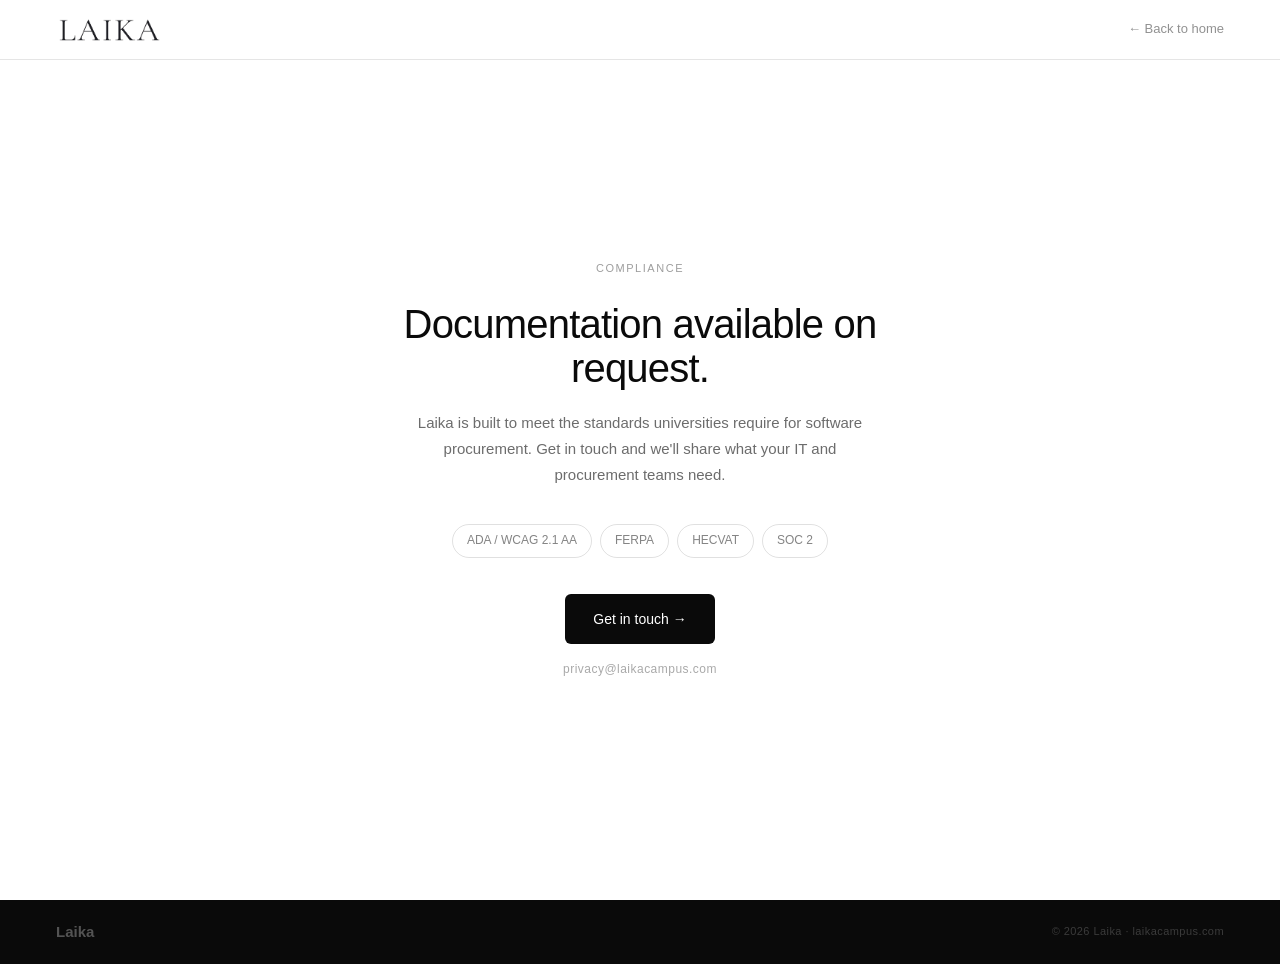
<file: compliance.html>
<!DOCTYPE html>
<html lang="en">
<head>
<meta charset="UTF-8">
<meta name="viewport" content="width=device-width, initial-scale=1.0">
<title>Laika · Compliance</title>
<link rel="preconnect" href="https://api.fontshare.com" crossorigin>
<link href="https://api.fontshare.com/v2/css?f[]=satoshi@300,400,500,700,900&display=swap" rel="stylesheet">
<link rel="stylesheet" href="motion.css">
<script>document.documentElement.classList.add('js-motion');</script>
<style>
*,*::before,*::after{margin:0;padding:0;box-sizing:border-box}
html{scroll-behavior:smooth}

:root{
  --text:#0a0a0a;
  --bg:#ffffff;
  --bg2:#f9f9fb;
  --border:rgba(0,0,0,0.1);
}

body{
  background:var(--bg);
  color:var(--text);
  font-family:'Satoshi',-apple-system,sans-serif;
  font-size:16px;
  line-height:1.6;
  -webkit-font-smoothing:antialiased;
}

/* NAV */
nav{
  position:fixed;top:0;left:0;right:0;z-index:100;
  padding:0 56px;height:60px;
  display:flex;align-items:center;justify-content:space-between;
  background:rgba(255,255,255,0.88);
  backdrop-filter:blur(16px);
  border-bottom:1px solid var(--border);
}

.nav-logo{
  text-decoration:none;
  display:flex;align-items:center;
}
.nav-logo-img{
  height:28px;width:auto;display:block;
}

.nav-back{
  font-size:13px;font-weight:400;
  color:rgba(10,10,10,0.45);text-decoration:none;
  transition:color 0.15s;
  display:flex;align-items:center;gap:6px;
}
.nav-back:hover{color:var(--text);}

/* MAIN */
main{
  min-height:100vh;
  display:flex;align-items:center;justify-content:center;
  padding:120px 24px 80px;
}

.gate{
  max-width:480px;
  text-align:center;
}

.gate-eyebrow{
  font-size:11px;font-weight:500;
  letter-spacing:0.14em;text-transform:uppercase;
  color:rgba(10,10,10,0.4);
  margin-bottom:24px;
}

.gate-heading{
  font-size:clamp(28px,4vw,40px);
  font-weight:500;
  line-height:1.1;
  letter-spacing:-0.02em;
  margin-bottom:20px;
}

.gate-body{
  font-size:15px;
  font-weight:300;
  line-height:1.75;
  color:rgba(10,10,10,0.6);
  margin-bottom:36px;
}

.gate-cta{
  display:inline-flex;align-items:center;
  background:var(--text);color:#ffffff;
  padding:14px 28px;border-radius:6px;
  font-size:14px;font-weight:500;
  text-decoration:none;
  transition:opacity 0.15s;
  margin-bottom:16px;
}
.gate-cta:hover{opacity:0.8;}

.gate-email{
  display:block;
  font-size:12px;
  color:rgba(10,10,10,0.35);
  text-decoration:none;
  letter-spacing:0.04em;
  transition:color 0.15s;
}
.gate-email:hover{color:var(--text);}

.gate-pills{
  display:flex;flex-wrap:wrap;gap:8px;
  justify-content:center;
  margin-bottom:36px;
}

.gate-pill{
  font-size:12px;font-weight:400;
  color:rgba(10,10,10,0.5);
  border:1px solid rgba(0,0,0,0.12);
  border-radius:100px;
  padding:6px 14px;
  white-space:nowrap;
}

/* FOOTER */
footer{
  background:var(--text);
  padding:20px 56px;
  display:flex;align-items:center;justify-content:space-between;
}

.footer-logo{
  font-size:15px;font-weight:600;
  color:rgba(255,255,255,0.3);
}

.footer-copy{font-size:11px;color:rgba(255,255,255,0.2);letter-spacing:0.04em;}

@media(max-width:600px){
  nav{padding:0 20px;}
  footer{padding:18px 20px;flex-direction:column;gap:8px;text-align:center;}
}
</style>
</head>
<body>

<nav>
  <a href="index.html" class="nav-logo">
    <img class="nav-logo-img" src="laika-wordmark.png" alt="Laika">
  </a>
  <a href="index.html" class="nav-back">← Back to home</a>
</nav>

<main>
  <div class="gate reveal">
    <div class="gate-eyebrow">Compliance</div>
    <h1 class="gate-heading">Documentation available on request.</h1>
    <p class="gate-body">Laika is built to meet the standards universities require for software procurement. Get in touch and we'll share what your IT and procurement teams need.</p>
    <div class="gate-pills">
      <span class="gate-pill">ADA / WCAG 2.1 AA</span>
      <span class="gate-pill">FERPA</span>
      <span class="gate-pill">HECVAT</span>
      <span class="gate-pill">SOC 2</span>
    </div>
    <a href="index.html#contact" class="gate-cta">Get in touch →</a>
    <a href="mailto:privacy@laikacampus.com" class="gate-email">privacy@laikacampus.com</a>
  </div>
</main>

<footer>
  <div class="footer-logo">Laika</div>
  <div class="footer-copy">© 2026 Laika · laikacampus.com</div>
</footer>

<script src="motion.js"></script>
</body>
</html>
</file>
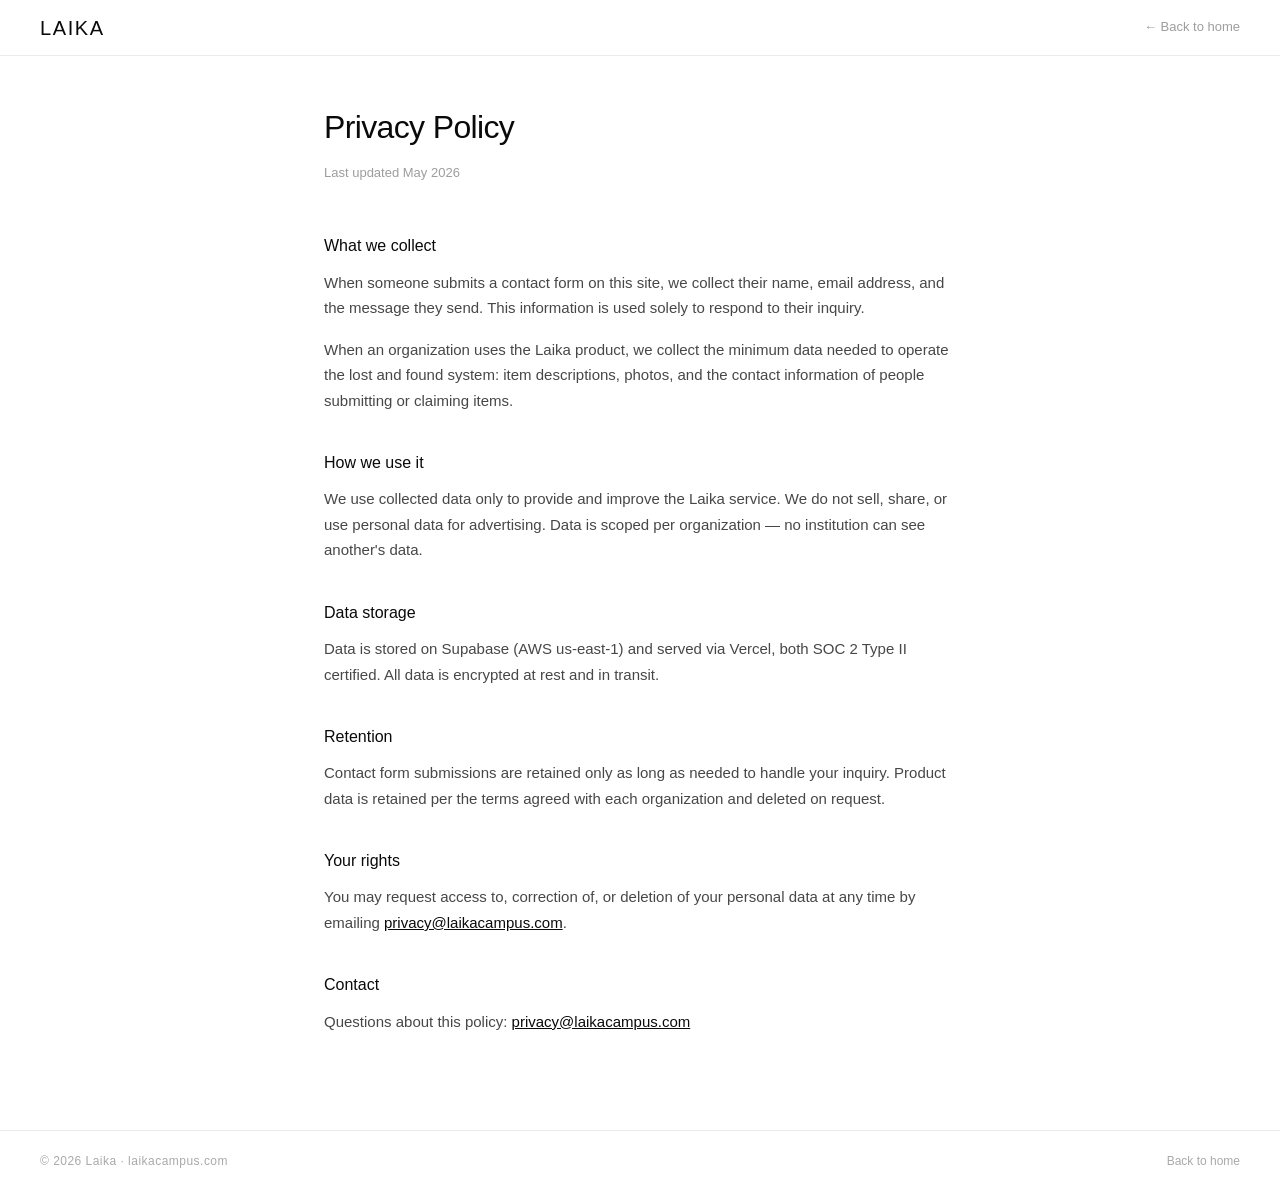
<file: privacy.html>
<!DOCTYPE html>
<html lang="en">
<head>
<meta charset="UTF-8">
<meta name="viewport" content="width=device-width, initial-scale=1.0">
<title>Laika · Privacy Policy</title>
<link rel="preconnect" href="https://api.fontshare.com" crossorigin>
<link href="https://api.fontshare.com/v2/css?f[]=satoshi@300,400,500,700,900&display=swap" rel="stylesheet">
<style>
*,*::before,*::after{margin:0;padding:0;box-sizing:border-box}
body{font-family:'Satoshi',-apple-system,sans-serif;font-size:16px;line-height:1.7;color:#0a0a0a;background:#fff;-webkit-font-smoothing:antialiased;}
nav{position:fixed;top:0;left:0;right:0;z-index:100;height:56px;display:flex;align-items:center;padding:0 40px;background:rgba(255,255,255,0.92);backdrop-filter:blur(20px);border-bottom:1px solid rgba(0,0,0,0.08);}
.nav-logo{text-decoration:none;font-size:20px;font-weight:400;color:#0a0a0a;letter-spacing:0.08em;text-transform:uppercase;}
.nav-back{margin-left:auto;font-size:13px;color:rgba(10,10,10,0.4);text-decoration:none;transition:color 0.15s;}
.nav-back:hover{color:#0a0a0a;}
main{max-width:680px;margin:0 auto;padding:100px 24px 80px;}
h1{font-size:32px;font-weight:400;letter-spacing:-0.02em;margin-bottom:8px;}
.updated{font-size:13px;color:rgba(10,10,10,0.4);margin-bottom:48px;}
h2{font-size:16px;font-weight:500;margin:36px 0 10px;}
p{font-size:15px;font-weight:300;color:rgba(10,10,10,0.75);margin-bottom:16px;}
a{color:#0a0a0a;}
footer{border-top:1px solid rgba(0,0,0,0.08);padding:20px 40px;display:flex;justify-content:space-between;align-items:center;}
.footer-copy{font-size:12px;color:rgba(10,10,10,0.35);letter-spacing:0.04em;}
</style>
</head>
<body>
<nav>
  <a href="index.html" class="nav-logo">Laika</a>
  <a href="index.html" class="nav-back">← Back to home</a>
</nav>

<main>
  <h1>Privacy Policy</h1>
  <p class="updated">Last updated May 2026</p>

  <h2>What we collect</h2>
  <p>When someone submits a contact form on this site, we collect their name, email address, and the message they send. This information is used solely to respond to their inquiry.</p>
  <p>When an organization uses the Laika product, we collect the minimum data needed to operate the lost and found system: item descriptions, photos, and the contact information of people submitting or claiming items.</p>

  <h2>How we use it</h2>
  <p>We use collected data only to provide and improve the Laika service. We do not sell, share, or use personal data for advertising. Data is scoped per organization — no institution can see another's data.</p>

  <h2>Data storage</h2>
  <p>Data is stored on Supabase (AWS us-east-1) and served via Vercel, both SOC 2 Type II certified. All data is encrypted at rest and in transit.</p>

  <h2>Retention</h2>
  <p>Contact form submissions are retained only as long as needed to handle your inquiry. Product data is retained per the terms agreed with each organization and deleted on request.</p>

  <h2>Your rights</h2>
  <p>You may request access to, correction of, or deletion of your personal data at any time by emailing <a href="mailto:privacy@laikacampus.com">privacy@laikacampus.com</a>.</p>

  <h2>Contact</h2>
  <p>Questions about this policy: <a href="mailto:privacy@laikacampus.com">privacy@laikacampus.com</a></p>
</main>

<footer>
  <div class="footer-copy">© 2026 Laika · laikacampus.com</div>
  <a href="index.html" style="font-size:12px;color:rgba(10,10,10,0.35);text-decoration:none;">Back to home</a>
</footer>
</body>
</html>
</file>
<file: motion.css>
/* ── Laika Motion System — v1 ───────────────────────────────────────────
   Single source of truth for all motion tokens and animation primitives.
   Consumed by every page; PRs #2–5 extend this file, never duplicate it.

   Usage pattern:
     HTML: add class="reveal" (+ optional d1/d2/d3 for stagger delay)
     JS:   motion.js handles the IntersectionObserver and counter logic
     Stagger groups: data-stagger="80" on a parent, .reveal on children
     Counters: data-counter="30" data-suffix="s" data-duration="1200"
   ─────────────────────────────────────────────────────────────────── */

/* ── Motion tokens ──────────────────────────────────────────────────── */
:root {
  --motion-dur:         400ms;
  --motion-dur-slow:    600ms;
  --motion-dur-counter: 1200ms;
  --motion-ease:        cubic-bezier(0.25, 0.1, 0.25, 1); /* standard ease */
  --motion-translate:   20px;
  --motion-stagger:     70ms;
}

/* ── Initial-load hero keyframe ─────────────────────────────────────── */
/* Used by .hero-left / .hero-right for above-the-fold staggered entry. */
@keyframes laika-up {
  from { opacity: 0; transform: translateY(20px); }
  to   { opacity: 1; transform: translateY(0); }
}

/* ── Reveal — progressive enhancement ──────────────────────────────── */
/* .js-motion is added to <html> synchronously in <head> so the hidden  */
/* state is set before first paint. Without JS the class is absent and  */
/* all content renders visible — SEO and screen readers unaffected.     */
.js-motion .reveal {
  opacity: 0;
  transform: translateY(var(--motion-translate));
  transition:
    opacity   var(--motion-dur) var(--motion-ease),
    transform var(--motion-dur) var(--motion-ease);
  will-change: opacity, transform;
}

.js-motion .reveal.on {
  opacity: 1;
  transform: translateY(0);
}

/* Stagger delay helpers — apply alongside .reveal */
.js-motion .d1 { transition-delay: calc(var(--motion-stagger) * 1); }
.js-motion .d2 { transition-delay: calc(var(--motion-stagger) * 2); }
.js-motion .d3 { transition-delay: calc(var(--motion-stagger) * 3); }

/* ── Slide-from-left reveal — section kickers ───────────────────── */
.js-motion .reveal-left {
  opacity: 0;
  transform: translateX(-14px);
  transition:
    opacity   var(--motion-dur) var(--motion-ease),
    transform var(--motion-dur) var(--motion-ease);
  will-change: opacity, transform;
}
.js-motion .reveal-left.on {
  opacity: 1;
  transform: translateX(0);
}

/* ── Nav scroll state ───────────────────────────────────────────────── */
nav { transition: box-shadow 0.3s ease, border-color 0.3s ease; }
nav.scrolled {
  box-shadow: 0 2px 24px rgba(0,0,0,0.07);
  border-bottom-color: rgba(0,0,0,0.14);
}

/* ── Counter ─────────────────────────────────────────────────────────── */
[data-counter] { display: inline-block; }

/* ── Reduced motion ─────────────────────────────────────────────────── */
/* Central guard — every primitive inherits this automatically.         */
@media (prefers-reduced-motion: reduce) {
  :root {
    --motion-dur:         0ms;
    --motion-dur-slow:    0ms;
    --motion-dur-counter: 0ms;
  }

  /* Hero initial-load animations — show immediately, no movement */
  .hero-left,
  .hero-right {
    animation: none !important;
    opacity: 1 !important;
    transform: none !important;
  }

  /* Reveal — visible immediately, no transform, at most a 150ms fade */
  .js-motion .reveal,
  .js-motion .reveal-left {
    opacity: 1 !important;
    transform: none !important;
    transition: opacity 150ms ease !important;
    transition-delay: 0ms !important;
  }

  /* Decorative ambient animations — stop entirely */
  .c-blob,
  .compliance-teaser::after,
  .how-row::before,
  .service-row::before {
    animation: none !important;
    transition: none !important;
  }
}
</file>
